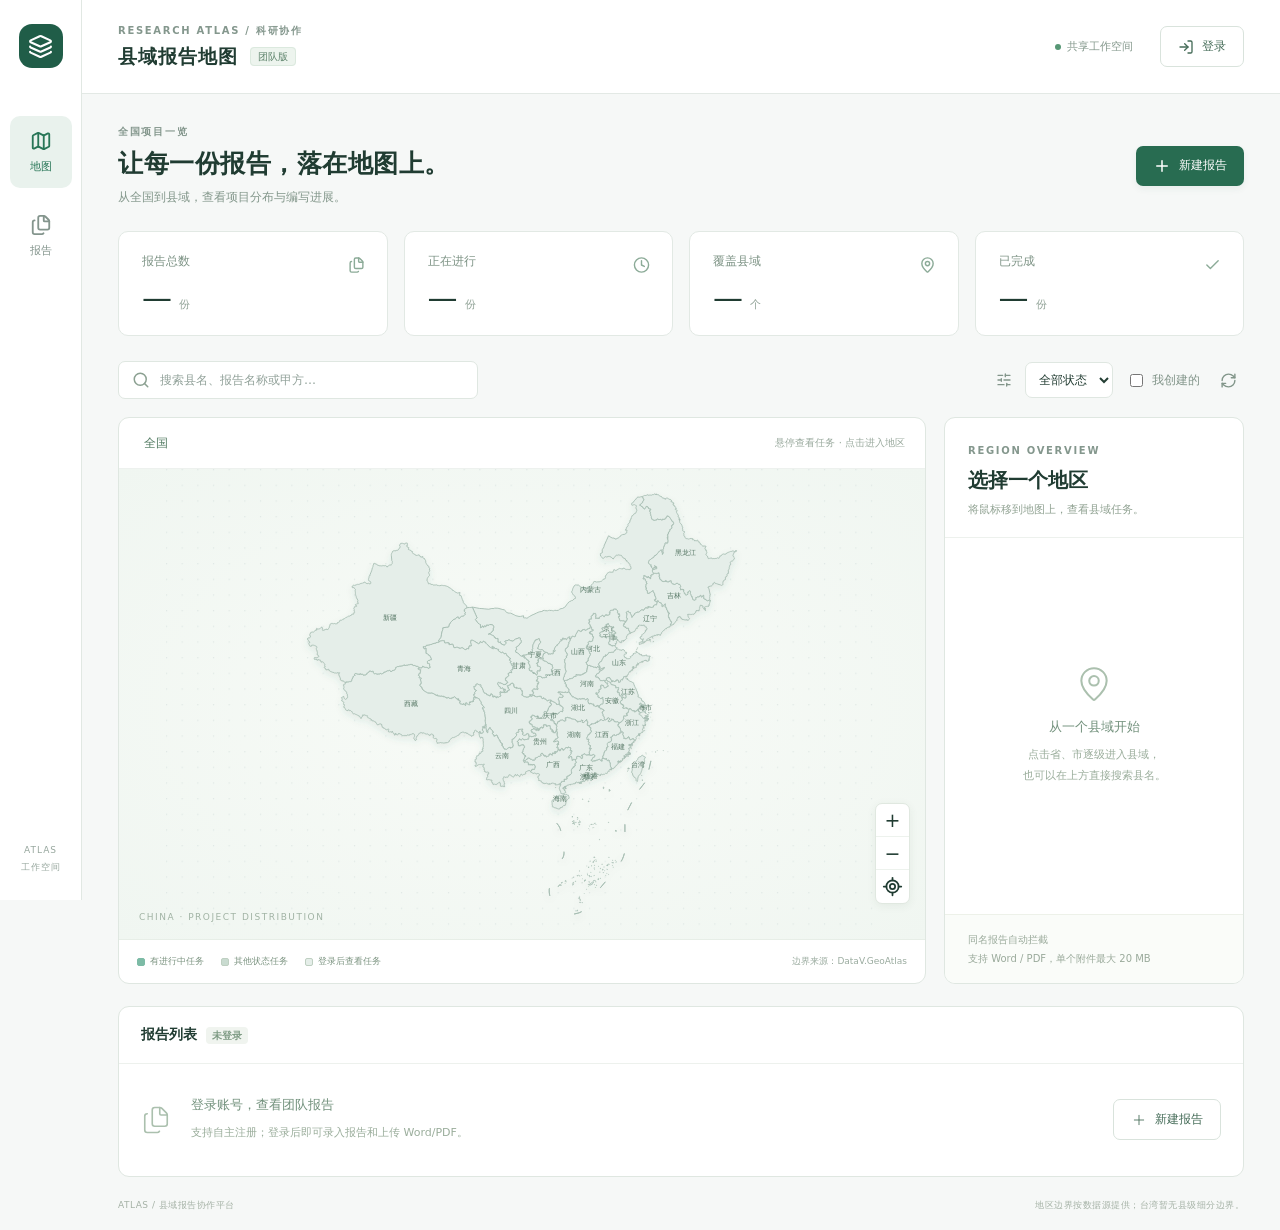
<file: index.html>
<!doctype html>
<html lang="zh-CN">
  <head>
    <meta charset="UTF-8" />
    <meta name="viewport" content="width=device-width, initial-scale=1.0" />
    <meta name="description" content="全国县域报告地图：浏览省市县边界，进入工作空间管理报告。" />
    <title>县域报告地图</title>
    <script type="module" crossorigin src="./pages-assets/index-BWPzFlpU.js"></script>
    <link rel="stylesheet" crossorigin href="./pages-assets/index-Crf-g9Ra.css">
  </head>
  <body>
    <div id="root"></div>
  </body>
</html>
</file>
<file: pages-assets/index-Crf-g9Ra.css>
*{box-sizing:border-box}body{color:#203c32;background:#f6f8f7;margin:0;font-family:DM Sans,Noto Sans SC,system-ui,sans-serif;font-size:14px}button,input,select,textarea{font:inherit}button,a,input,select,textarea{-webkit-tap-highlight-color:transparent}button,a{touch-action:manipulation}button{cursor:pointer}button:disabled{opacity:.55;cursor:wait}button:focus-visible,a:focus-visible,input:focus-visible,select:focus-visible,textarea:focus-visible{outline-offset:3px;outline:3px solid #7dc8ac}a{color:inherit;text-decoration:none}button{color:inherit}h1,h2,h3,h4,p{margin-top:0}button svg,a svg{flex-shrink:0}input,textarea,select{color:#243e34;background:#fff;border:1px solid #dce4df;border-radius:7px;min-width:0;padding:10px 12px}input::placeholder{color:#91a199}input[type=checkbox]{accent-color:#28785c}button{background:0 0;border:0}small{font-size:11px}input,select,textarea{max-width:100%}.app-shell{min-height:100vh;display:flex}.rail{z-index:20;background:#fff;border-right:1px solid #e1e8e3;flex-direction:column;align-items:center;gap:12px;width:82px;padding:24px 10px;display:flex;position:fixed;inset:0 auto 0 0}.brand{color:#fff;background:#205d48;border-radius:13px;place-items:center;width:44px;height:44px;margin-bottom:36px;display:grid}.nav{color:#84958d;border-radius:10px;flex-direction:column;align-items:center;gap:7px;width:62px;padding:14px 5px;font-size:11px;display:flex}.nav.active{color:#287657;background:#e9f2ed}.nav:hover{background:#f0f4f1}.rail-bottom{letter-spacing:1px;color:#97a79e;text-align:center;margin-top:auto;font-size:9px;line-height:1.9}.workspace{flex:1;min-width:0;margin-left:82px}.header{background:#fff;border-bottom:1px solid #e3e9e5;justify-content:space-between;align-items:center;height:94px;padding:0 36px;display:flex}.eyebrow{letter-spacing:1.7px;color:#84978d;font-size:10px;font-weight:600}.header h1{letter-spacing:1px;margin:6px 0 0;font-size:19px;font-weight:600}.edition{vertical-align:middle;letter-spacing:0;color:#5c826a;background:#edf4ee;border:1px solid #dbe9de;border-radius:4px;margin-left:12px;padding:3px 7px;font-size:10px;font-weight:400}.header-actions{align-items:center;gap:12px;display:flex}.live{color:#84988c;align-items:center;gap:6px;margin-right:15px;font-size:11px;display:flex}.live i{background:#579775;border-radius:50%;width:6px;height:6px}.avatar{color:#397855;background:#e1eee6;border-radius:50%;flex-shrink:0;place-items:center;width:34px;height:34px;font-weight:600;display:grid}.user-label{text-overflow:ellipsis;white-space:nowrap;max-width:190px;font-size:12px;overflow:hidden}.user-label small{color:#91a096;margin-top:3px;font-size:10px;display:block}.quiet{color:#84958d;font-size:11px}.auth-banner{color:#54765d;background:#edf4ee;padding:12px 36px;font-size:12px}.auth-banner a{margin-left:10px;font-weight:600}main{max-width:1920px;margin:auto;padding:31px 36px 18px}.page-heading{justify-content:space-between;align-items:center;margin-bottom:25px;display:flex}.page-heading h2{letter-spacing:.5px;margin:8px 0 9px;font-size:25px;font-weight:600}.page-heading p{color:#83978b;margin:0;font-size:12px}.button{white-space:nowrap;border-radius:7px;justify-content:center;align-items:center;gap:8px;padding:11px 17px;font-size:12px;font-weight:500;display:inline-flex}.primary{color:#fff;background:#286c51;box-shadow:0 3px 7px #205b4811}.primary:hover{background:#205a43}.secondary{color:#456c58;background:#fff;border:1px solid #d9e3dc}.stats{grid-template-columns:repeat(4,1fr);gap:16px;margin-bottom:25px;display:grid}.stats>div{background:#fff;border:1px solid #e2e9e4;border-radius:10px;padding:20px 23px;position:relative}.stats>div>span{color:#7d9385;font-size:12px}.stats strong{letter-spacing:-1px;margin-top:10px;font-size:30px;font-weight:500;display:block}.stats strong small{color:#91a397;letter-spacing:0;margin-left:8px;font-size:11px;font-weight:400}.stats svg{color:#8cab98;width:17px;position:absolute;top:21px;right:22px}.toolbar{justify-content:space-between;align-items:center;gap:15px;margin-bottom:18px;display:flex}.search-wrap{color:#8ca192;background:#fff;border:1px solid #dfe7e1;border-radius:7px;align-items:center;width:360px;padding-left:13px;display:flex;position:relative}.search-wrap input{background:0 0;border:0;flex:1;padding:11px 10px;font-size:12px}.search-wrap input:focus{outline:none}.search-results{z-index:25;background:#fff;border:1px solid #dbe5dd;border-radius:8px;padding:6px;position:absolute;top:45px;left:0;right:0;box-shadow:0 10px 30px #1d4b351c}.search-results button{text-align:left;border-radius:5px;align-items:center;gap:8px;width:100%;padding:10px;font-size:12px;display:flex}.search-results button:hover{background:#eef5ef}.search-results button svg:last-child{margin-left:auto}.filters{color:#82958a;align-items:center;gap:13px;display:flex}.filters select{border-color:#dfe7e1;padding:9px;font-size:12px}.checkbox{white-space:nowrap;align-items:center;gap:6px;font-size:12px;display:flex}.icon-button{color:#82968a;border-radius:5px;justify-content:center;align-items:center;padding:7px;display:inline-flex}.icon-button:hover{background:#edf2ee}.map-layout{grid-template-columns:minmax(0,1fr) 300px;gap:18px;display:grid}.map-panel,.region-panel,.report-section{background:#fff;border:1px solid #dfe7e1;border-radius:11px;overflow:hidden}.map-top{border-bottom:1px solid #edf1ee;justify-content:space-between;align-items:center;height:51px;padding:0 20px;display:flex}.breadcrumbs,.breadcrumbs span{align-items:center;gap:5px;display:flex}.breadcrumbs button{color:#527b62;padding:5px;font-size:12px}.map-hint{color:#9aaa9e;font-size:10px}.map-canvas{background:radial-gradient(#f8fbf7,#f0f6f1);height:470px;position:relative;overflow:hidden}.map-canvas svg{touch-action:none;width:100%;height:100%;display:block}.region{cursor:pointer;transition:fill .15s}.region:hover,.region:focus{fill:#aed5bb;stroke:#3b8760;stroke-width:1.5px;outline:none}.map-label{fill:#547563;font-size:10px;font-weight:500}.zoom-controls{background:#fff;border:1px solid #e0e8e0;border-radius:7px;flex-direction:column;display:flex;position:absolute;bottom:35px;right:15px;box-shadow:0 2px 10px #2c523311}.zoom-controls button{border-bottom:1px solid #edf2ed;place-items:center;width:33px;height:33px;font-size:19px;display:grid}.zoom-controls button:last-child{border:0}.zoom-controls button:hover{background:#eff5ee}.map-caption{letter-spacing:1.5px;color:#a1b3a4;pointer-events:none;font-size:9px;position:absolute;bottom:17px;left:20px}.map-bottom{color:#9aab9f;border-top:1px solid #e7eee7;justify-content:space-between;align-items:center;height:44px;padding:0 18px;font-size:9px;display:flex}.legend{gap:17px;display:flex}.legend span{color:#7c9481;align-items:center;gap:5px;display:flex}.legend i{background:#e5eee9;border:1px solid #becfc1;border-radius:2px;width:8px;height:8px}.legend i.ongoing{background:#7dbba6;border-color:#7dbba6}.legend i.finished{background:#c9dbd0}.map-message{color:#7f9485;flex-direction:column;justify-content:center;align-items:center;gap:20px;font-size:13px;display:flex;position:absolute;inset:0}.region-panel{flex-direction:column;max-height:567px;display:flex}.region-heading{border-bottom:1px solid #edf1ed;padding:23px 23px 17px}.region-heading h3{margin:10px 0 7px;font-size:20px;font-weight:600}.region-heading p{color:#90a292;margin:0;font-size:11px;line-height:1.7}.region-count{background:#f7faf6;align-items:center;gap:10px;padding:15px 23px;display:flex}.region-count strong{color:#498469;font-size:29px;font-weight:500}.region-count span{color:#8aa18f;font-size:11px}.region-tasks{flex:1;padding:0 17px;overflow:auto}.task-card{text-align:left;border-bottom:1px solid #e8eee7;width:100%;padding:17px 2px;display:block}.task-card>div{color:#90a192;justify-content:space-between;align-items:center;gap:7px;font-size:9px;display:flex}.task-card h4{margin:10px 0;font-size:13px;font-weight:500;line-height:1.7}.task-card p{color:#839888;overflow-wrap:anywhere;margin:6px 0;font-size:11px}.task-card footer{color:#94a898;justify-content:space-between;margin-top:13px;font-size:10px;display:flex}.task-card:hover h4{color:#29845e}.panel-tip{color:#9aaa9b;background:#fafcf9;border-top:1px solid #edf1e9;margin-top:auto;padding:15px 23px;font-size:10px;line-height:1.9}.empty{text-align:center;color:#abc0ae;flex-direction:column;flex:1;justify-content:center;align-items:center;padding:42px 18px;display:flex}.empty svg{stroke-width:1.3px;margin-bottom:15px}.empty h4{color:#72917c;margin:0 0 9px;font-size:13px;font-weight:500}.empty p{color:#9aad9b;margin:0;font-size:11px;line-height:1.9}.compact{padding:28px 8px}.report-section{margin-top:22px}.section-title{border-bottom:1px solid #edf1ed;justify-content:space-between;align-items:center;padding:19px 22px;display:flex}.section-title h3{margin:0;font-size:14px;font-weight:600}.section-title h3>span{color:#7e9b84;background:#f0f4ef;border-radius:4px;margin-left:9px;padding:3px 6px;font-size:10px}.text-button{color:#598566;font-size:11px}.list-empty{text-align:left;flex-direction:row;justify-content:flex-start;gap:20px;padding:32px 22px}.list-empty svg{margin:0}.list-empty .button{margin-left:auto}.table-scroll{overflow:auto}table{border-collapse:collapse;text-align:left;white-space:nowrap;width:100%;min-width:840px}th{color:#98a99b;background:#fafcf9;padding:13px 22px;font-size:10px;font-weight:500}td{border-top:1px solid #edf2eb;padding:17px 22px;font-size:12px}td small{color:#9dae9f;margin-top:6px;font-size:10px;display:block}tbody tr{cursor:pointer}tbody tr:hover{background:#f6faf5}.report-link{text-align:left;white-space:normal;max-width:340px;padding:0;font-size:12px;font-weight:500;line-height:1.6}.status{white-space:nowrap;color:#7d927c;background:#edf2eb;border-radius:4px;padding:4px 7px;font-size:10px;display:inline-block}.status-1{color:#3e895b;background:#e4f2e9}.status-2{color:#a1843e;background:#fff3db}.status-3{color:#6c89b2;background:#e7eef8}.status-4{color:#9d8b7f;background:#f0ece9}.page-footer{color:#a5b2a6;letter-spacing:.5px;justify-content:space-between;margin-top:22px;font-size:9px;display:flex}.overlay{-webkit-backdrop-filter:blur(4px);backdrop-filter:blur(4px);z-index:40;background:#19372b60;justify-content:center;align-items:center;padding:25px;display:flex;position:fixed;inset:0}.dialog{background:#fff;border-radius:14px;width:720px;max-width:100%;max-height:90vh;padding:30px;position:relative;overflow:auto;box-shadow:0 20px 70px #173d3433}.dialog h2{overflow-wrap:anywhere;margin:10px 0;padding-right:20px;font-size:23px;line-height:1.5}.dialog>p{color:#90a493;margin-bottom:25px;font-size:12px}.close{position:absolute;top:16px;right:16px}.form-grid{grid-template-columns:1fr 1fr;gap:18px;display:grid}.form-grid label{color:#668170;flex-direction:column;gap:7px;font-size:12px;display:flex;position:relative}.form-grid label b{color:#a2875e;font-weight:400;display:contents}.full{grid-column:1/-1}.form-grid small{color:#a1b1a3;font-size:10px;line-height:1.7}.form-grid textarea{resize:vertical}.upload-zone{cursor:pointer;background:#f6faf6;border:1px dashed #adc9b7;border-radius:8px;align-items:center;padding:22px;gap:10px!important}.upload-zone svg{color:#6f9d80}.upload-zone strong{font-weight:500}.upload-zone span{color:#9bad9d;font-size:10px}.upload-zone input{background:0 0;border:0;padding:0;font-size:11px}.dialog-actions{border-top:1px solid #e8eee7;justify-content:flex-end;align-items:center;gap:10px;margin-top:25px;padding-top:20px;display:flex}.dialog-actions>span{color:#9cad9e;max-width:220px;margin-right:auto;font-size:10px;line-height:1.7}.selected-files{margin:0;padding:0;list-style:none}.selected-files li{overflow-wrap:anywhere;justify-content:space-between;padding:8px;font-size:11px;display:flex}.selected-files span{color:#94a698;white-space:nowrap;margin-left:10px}.toast{z-index:60;color:#fff;background:#214c39;border-radius:8px;justify-content:space-between;align-items:center;gap:20px;max-width:90vw;padding:13px 20px;font-size:12px;display:flex;position:fixed;bottom:30px;left:50%;transform:translate(-50%);box-shadow:0 6px 25px #193e3933}.toast button{color:#b4d6be}.details{background:#f6faf5;border-radius:8px;grid-template-columns:1fr 1fr;gap:20px;padding:20px;display:grid}.details dt{color:#92a595;margin-bottom:6px;font-size:10px}.details dd{overflow-wrap:anywhere;margin:0;font-size:12px}.notes{white-space:pre-wrap;line-height:1.8}.detail-dialog h3{margin-top:25px;font-size:14px}.muted{color:#95a897;font-size:11px}.file-list{margin:15px 0 25px}.file-row{color:#688a70;border:1px solid #e1e9df;border-radius:7px;align-items:center;gap:12px;margin:10px 0;padding:13px;display:flex}.file-row span{flex:1;min-width:0}.file-row strong{overflow-wrap:anywhere;font-size:12px;font-weight:500;display:block}.file-row small{color:#a0b09f;margin-top:6px;font-size:10px;display:block}.team{padding:25px}.team h3{font-size:17px}.team>p{color:#849984;font-size:12px;line-height:1.8}.invite{gap:12px;max-width:500px;margin:25px 0;display:flex}.invite input{flex:1}.member{border-top:1px solid #e8eee6;align-items:center;gap:15px;padding:17px 0;font-size:12px;display:flex}.member strong{overflow-wrap:anywhere;flex:1;font-weight:500}.member>span:not(.avatar){color:#92a78f;font-size:11px}@media (width>=1600px){.map-canvas{height:580px}.region-panel{max-height:677px}.map-layout{grid-template-columns:minmax(0,1fr) 350px}}@media (width<=1100px){main{padding:25px 22px}.header{padding:0 22px}.map-layout{grid-template-columns:minmax(0,1fr) 260px}.map-canvas{height:430px}.map-hint,.live{display:none}.map-bottom{padding:0 10px}.map-bottom>span{display:none}.legend{gap:10px}.stats>div{padding:16px}.stats svg{top:17px;right:15px}.region-panel{max-height:527px}}@media (width<=800px){.rail{width:62px;padding:18px 4px}.brand{width:38px;height:38px}.nav{width:50px}.workspace{margin-left:62px}.header{height:80px}.header .eyebrow{font-size:8px}.header h1{font-size:16px}.edition,.user-label{display:none}main{padding:22px 16px}.page-heading h2{font-size:20px}.page-heading p{max-width:220px;font-size:10px;line-height:1.8}.stats{gap:8px}.stats>div{padding:14px 10px}.stats svg{display:none}.stats strong{font-size:25px}.stats>div>span{font-size:10px}.map-layout{grid-template-columns:1fr}.region-panel{max-height:350px}.region-heading{padding:16px}.region-heading h3{margin-top:6px;font-size:17px}.region-panel>.empty{padding:20px}.panel-tip{display:none}.region-tasks{gap:16px;display:flex}.task-card{min-width:230px;max-width:280px}.toolbar{flex-wrap:wrap}.search-wrap{width:100%}.filters{justify-content:flex-end;width:100%}.map-canvas{height:400px}.list-empty{flex-wrap:wrap}.list-empty .button{margin-left:48px}.page-footer{gap:20px;line-height:1.8}.form-grid{grid-template-columns:1fr}.full{grid-column:auto}.dialog{padding:24px 20px}.dialog-actions{flex-wrap:wrap}.dialog-actions>span{width:100%;max-width:100%}.overlay{padding:12px}.details{grid-template-columns:1fr}.auth-banner{padding:12px 20px}.invite{flex-wrap:wrap}}@media (prefers-reduced-motion:reduce){*{transition:none!important}}@media (width<=480px){.stats{grid-template-columns:repeat(2,minmax(0,1fr))}.page-heading{gap:14px}.map-canvas{height:280px}.page-heading .button{padding:10px 12px}.stats strong small{display:inline}}.account-dialog{width:440px;padding:34px}.account-logo{color:#286c51;background:#e8f2eb;border-radius:14px;place-items:center;width:48px;height:48px;margin-bottom:22px;display:grid}.account-dialog h2{margin:10px 0}.account-form{flex-direction:column;gap:17px;display:flex}.account-form label{color:#607c6a;flex-direction:column;gap:8px;font-size:12px;display:flex}.account-form .button{width:100%;margin-top:5px}.account-switch{text-align:center;color:#899d90;margin-top:22px;font-size:12px}.account-switch button{color:#287857;padding:6px;font-weight:600}.account-error{color:#9b3c34;background:#fff1ee;border-radius:6px;margin:0;padding:12px;font-size:12px;line-height:1.7}.account-success{color:#367657;background:#edf7ef;border-radius:6px;margin:0;padding:12px;font-size:12px;line-height:1.7}.account-dialog .account-note{color:#96a899;margin:18px 0 0;font-size:10px;line-height:1.8}button.file-row{text-align:left;width:100%}@media (width<=480px){.account-dialog{padding:28px 22px}.header-actions{gap:7px}.header-actions .quiet{font-size:10px}}
</file>
